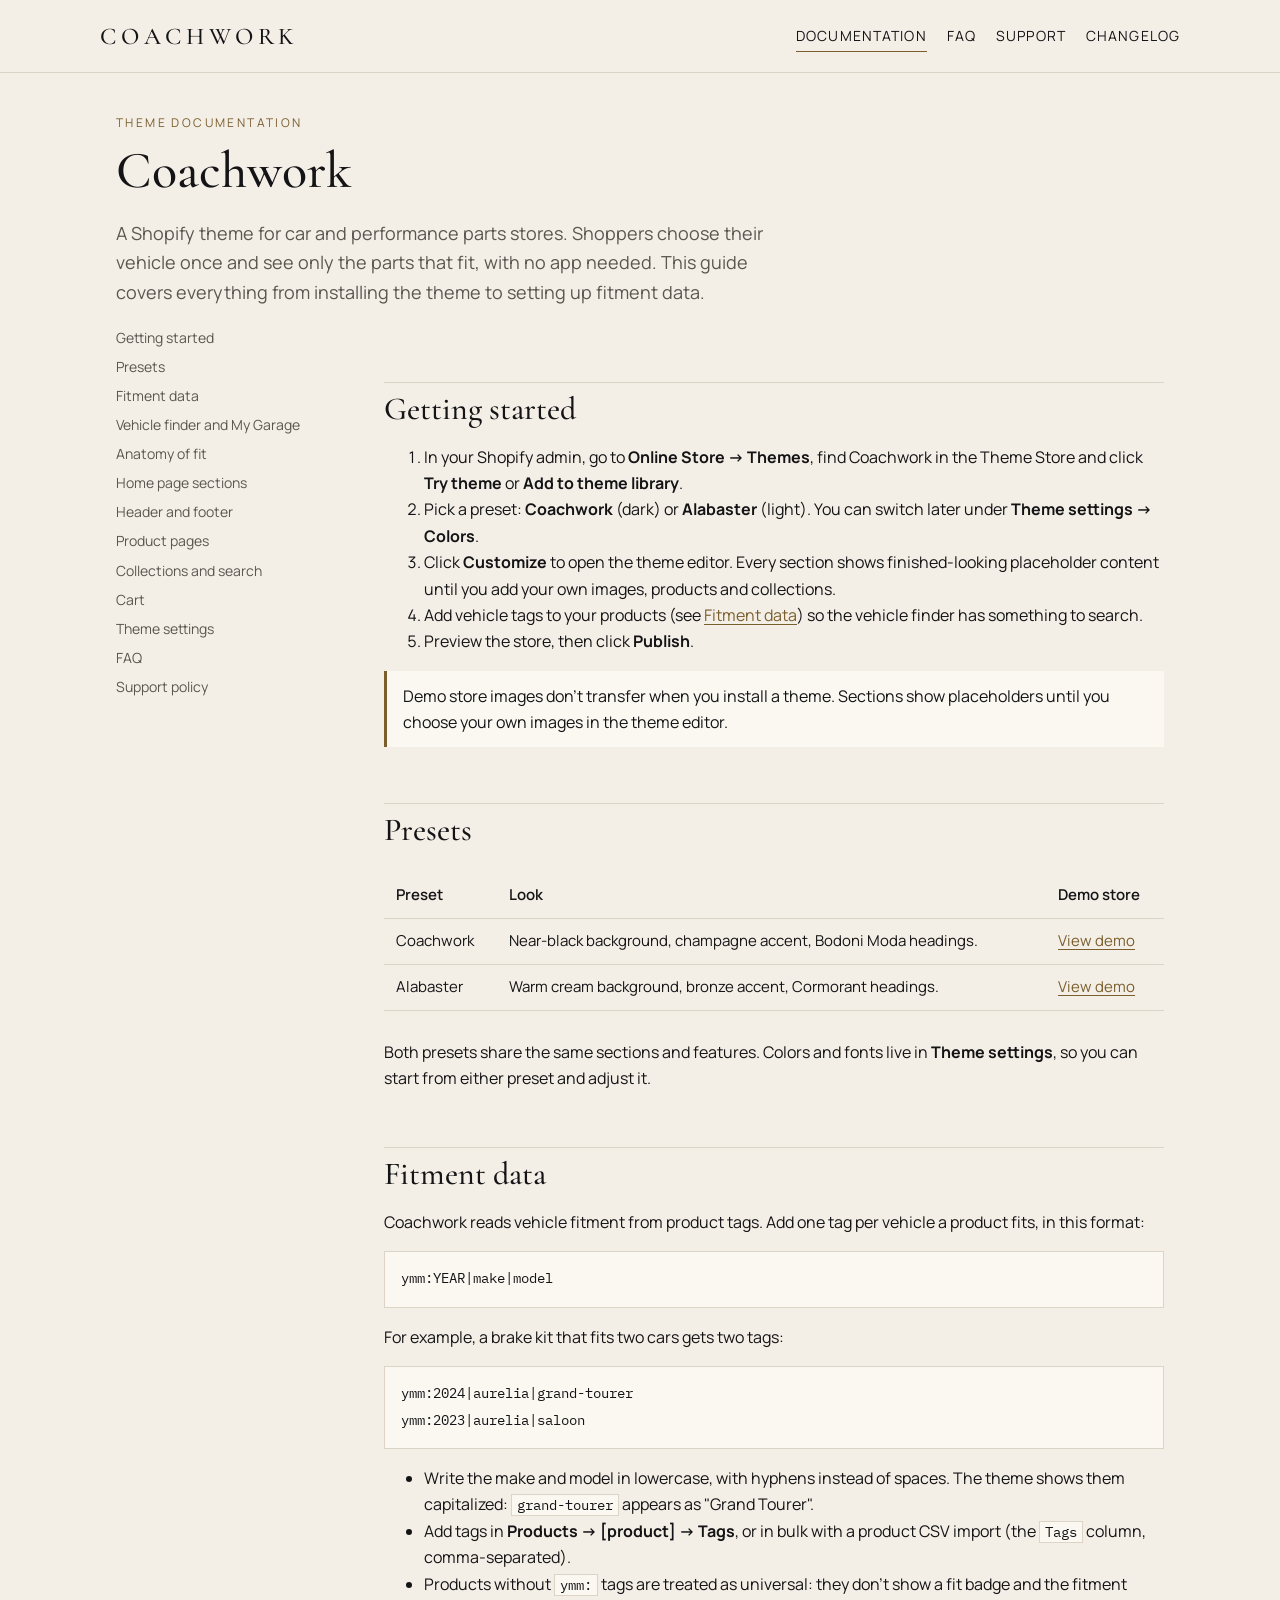
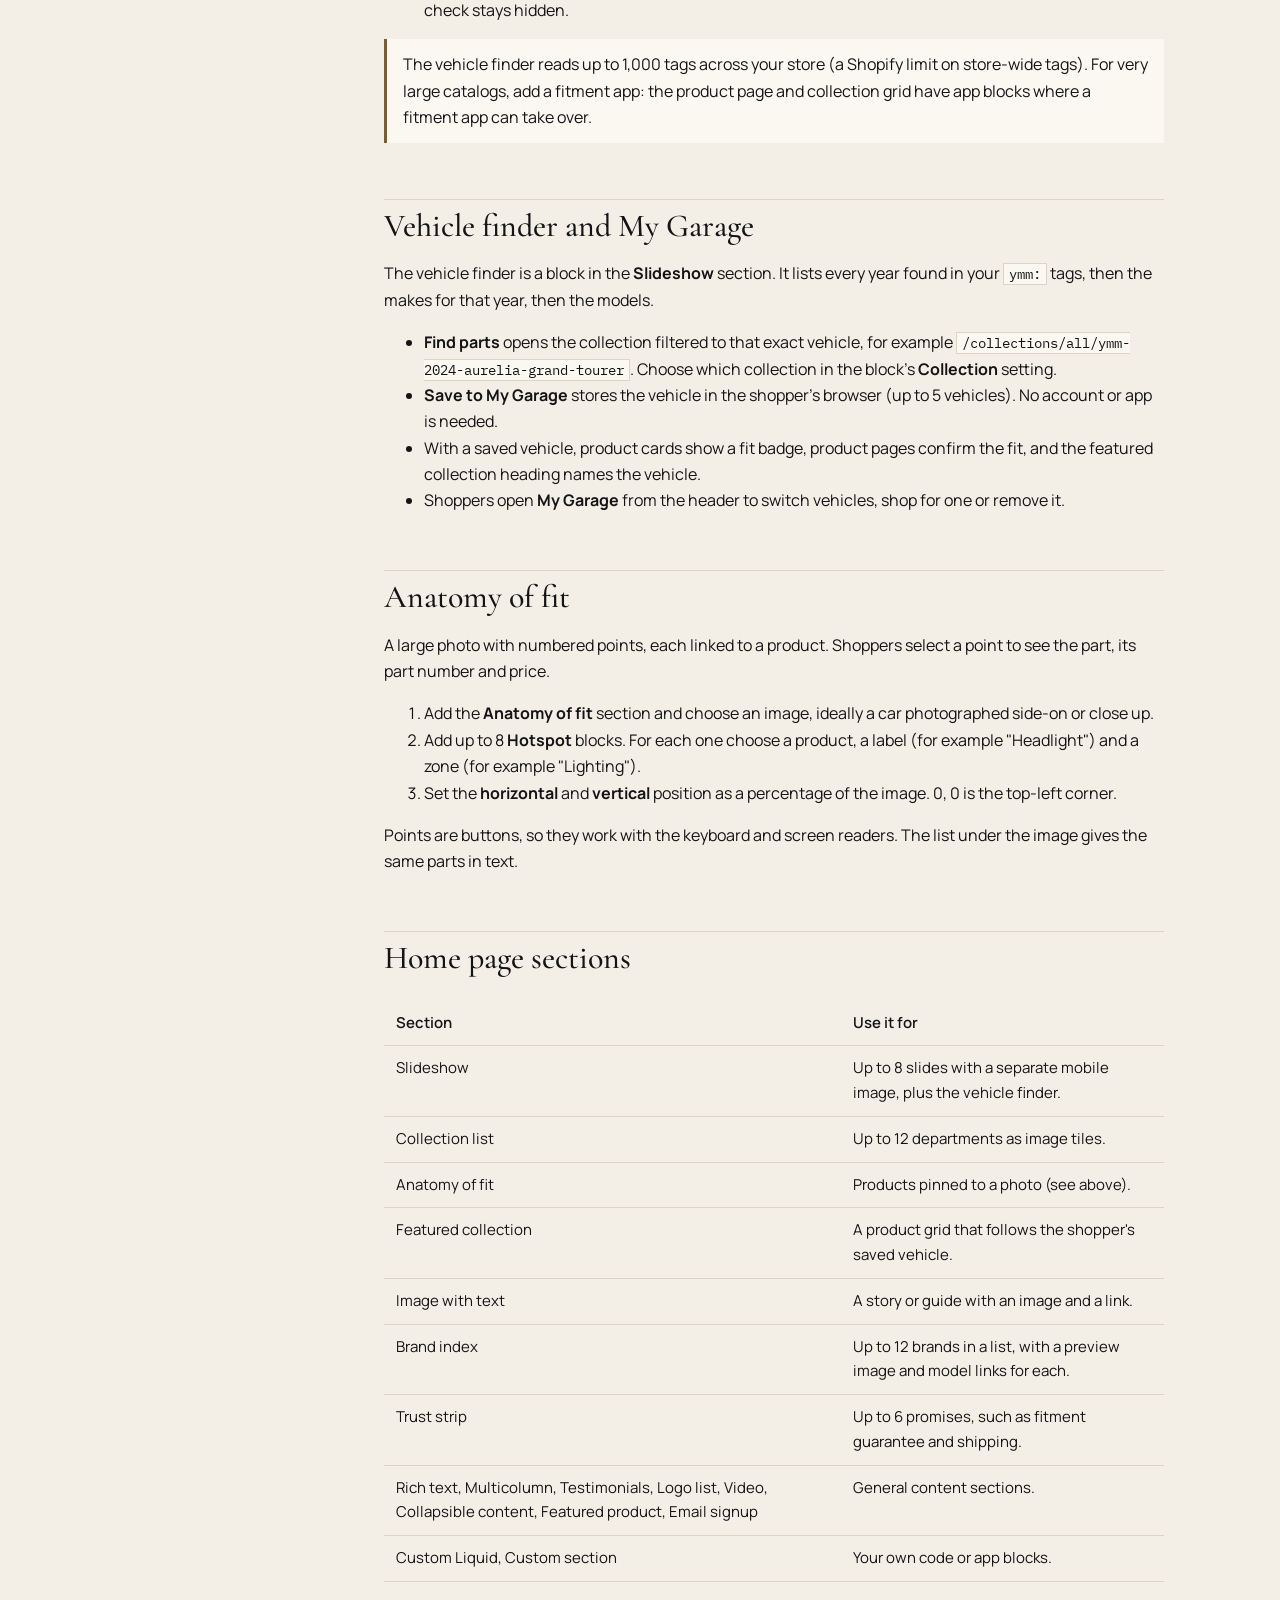
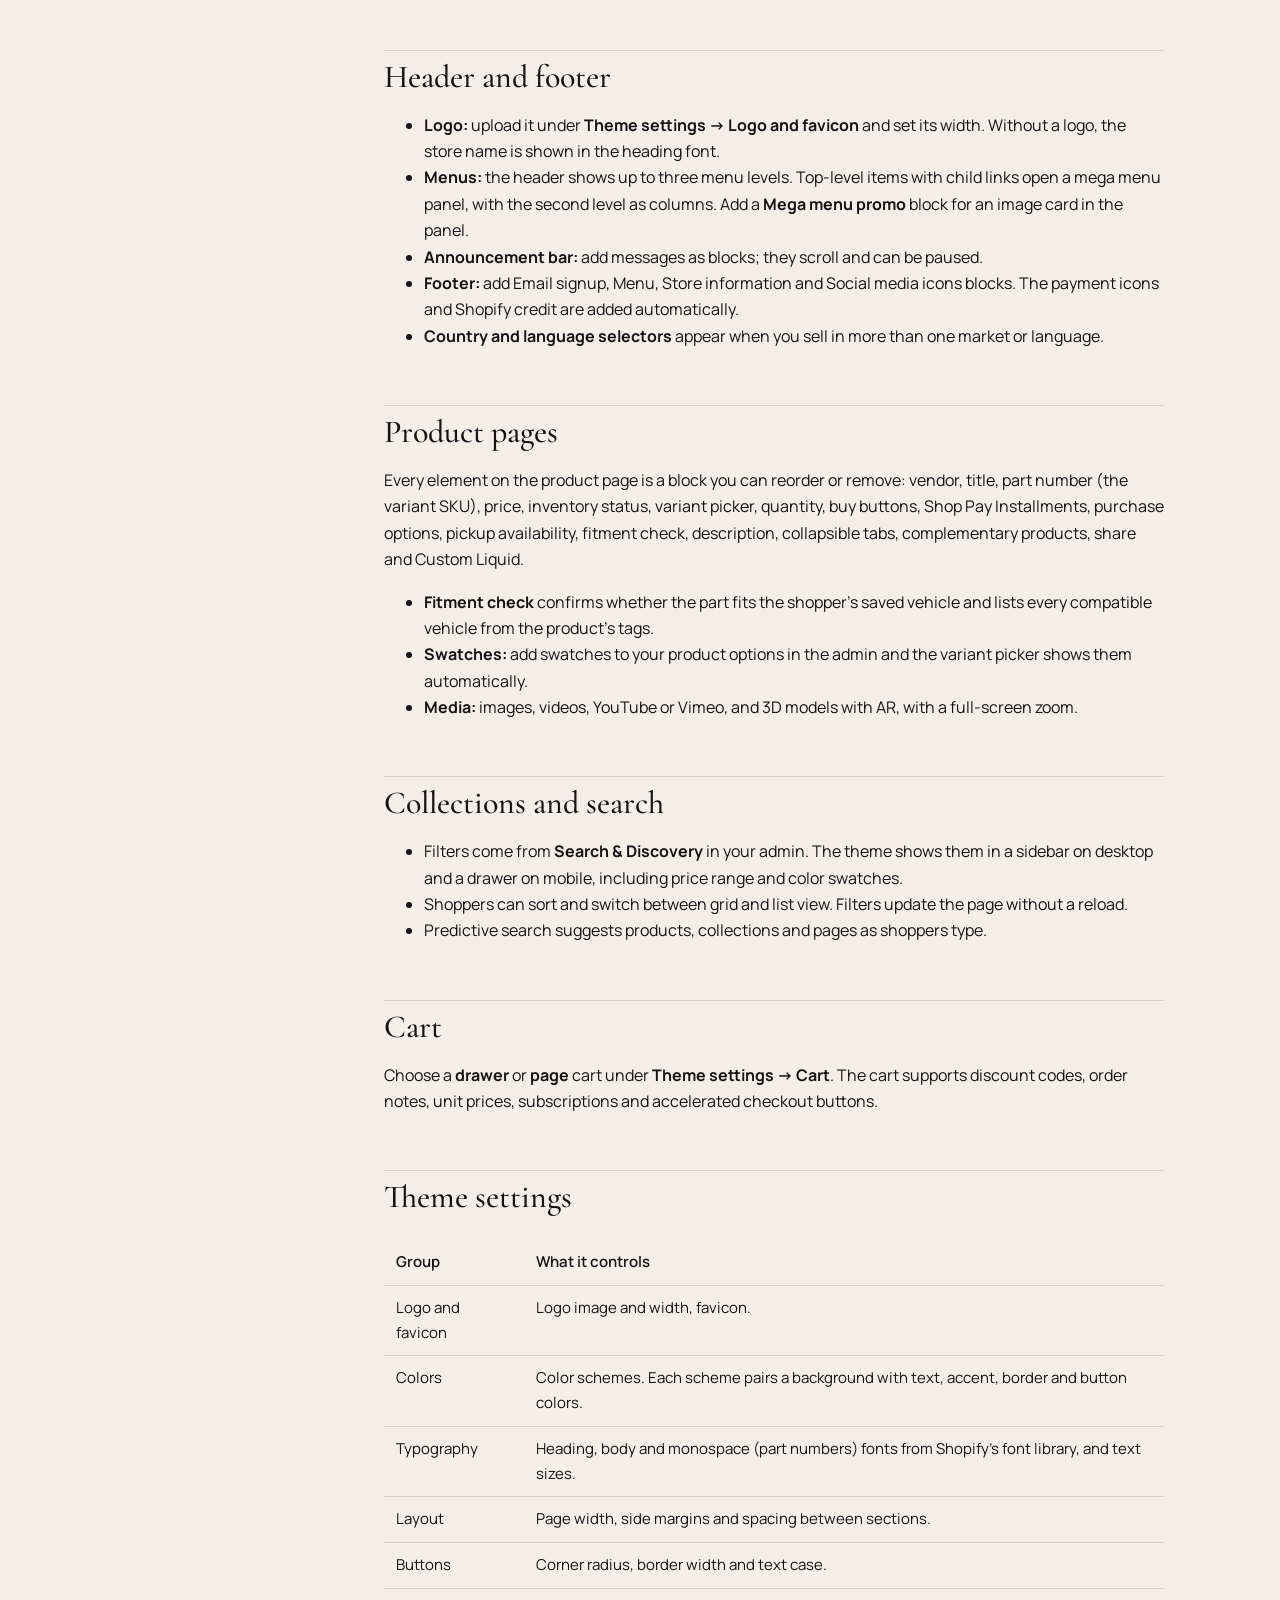
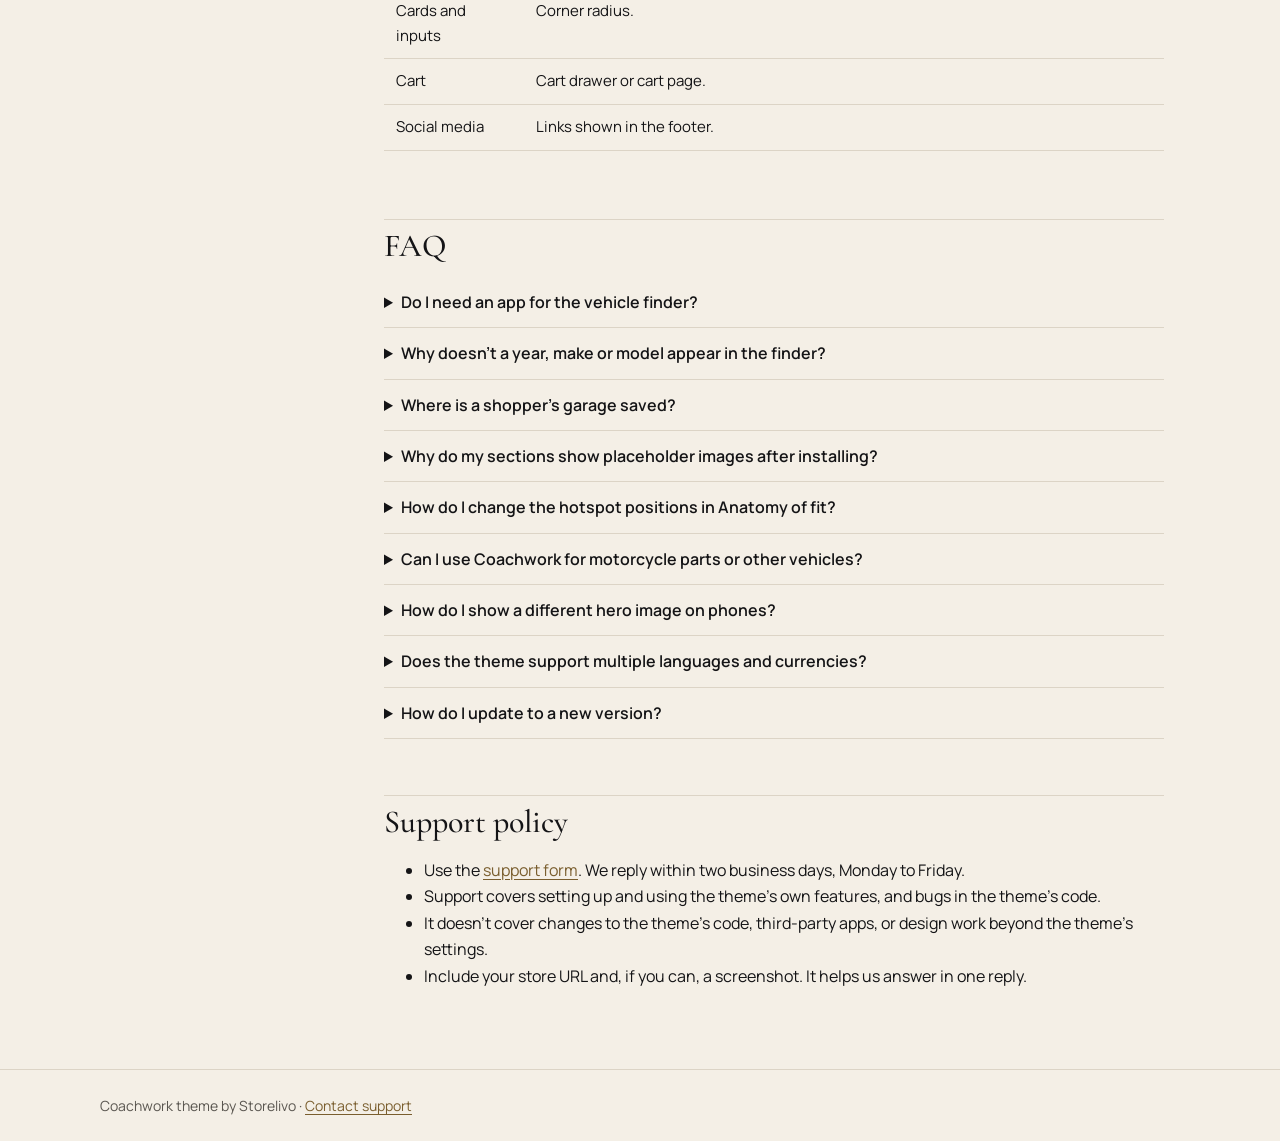
<file: index.html>
<!doctype html>
<html lang="en">
<head>
  <meta charset="utf-8">
  <meta name="viewport" content="width=device-width, initial-scale=1">
  <title>Coachwork theme documentation</title>
  <meta name="description" content="Set up the Coachwork Shopify theme: presets, vehicle finder and My Garage, Anatomy of fit, home page sections, product pages, and answers to common questions.">
  <link rel="preconnect" href="https://fonts.googleapis.com">
  <link rel="preconnect" href="https://fonts.gstatic.com" crossorigin>
  <link href="https://fonts.googleapis.com/css2?family=Cormorant+Garamond:wght@500&family=IBM+Plex+Mono&family=Manrope:wght@400;600&display=swap" rel="stylesheet">
  <link rel="stylesheet" href="style.css">
</head>
<body>
<a class="skip" href="#content">Skip to content</a>
<header class="site">
  <div class="inner">
    <a class="brand" href="./">Coachwork</a>
    <nav class="top" aria-label="Main">
      <a href="./" aria-current="page">Documentation</a>
      <a href="#faq">FAQ</a>
      <a href="support.html">Support</a>
      <a href="changelog.html">Changelog</a>
    </nav>
  </div>
</header>

<main id="content">
  <p class="eyebrow">Theme documentation</p>
  <h1>Coachwork</h1>
  <p class="lede">A Shopify theme for car and performance parts stores. Shoppers choose their vehicle once and see only the parts that fit, with no app needed. This guide covers everything from installing the theme to setting up fitment data.</p>

  <div class="layout">
    <aside class="toc" aria-label="On this page">
      <ol>
        <li><a href="#getting-started">Getting started</a></li>
        <li><a href="#presets">Presets</a></li>
        <li><a href="#fitment">Fitment data</a></li>
        <li><a href="#vehicle-finder">Vehicle finder and My Garage</a></li>
        <li><a href="#anatomy">Anatomy of fit</a></li>
        <li><a href="#home">Home page sections</a></li>
        <li><a href="#header-footer">Header and footer</a></li>
        <li><a href="#product">Product pages</a></li>
        <li><a href="#collection">Collections and search</a></li>
        <li><a href="#cart">Cart</a></li>
        <li><a href="#settings">Theme settings</a></li>
        <li><a href="#faq">FAQ</a></li>
        <li><a href="#support">Support policy</a></li>
      </ol>
    </aside>

    <div>
      <h2 id="getting-started">Getting started</h2>
      <ol>
        <li>In your Shopify admin, go to <strong>Online Store → Themes</strong>, find Coachwork in the Theme Store and click <strong>Try theme</strong> or <strong>Add to theme library</strong>.</li>
        <li>Pick a preset: <strong>Coachwork</strong> (dark) or <strong>Alabaster</strong> (light). You can switch later under <strong>Theme settings → Colors</strong>.</li>
        <li>Click <strong>Customize</strong> to open the theme editor. Every section shows finished-looking placeholder content until you add your own images, products and collections.</li>
        <li>Add vehicle tags to your products (see <a href="#fitment">Fitment data</a>) so the vehicle finder has something to search.</li>
        <li>Preview the store, then click <strong>Publish</strong>.</li>
      </ol>
      <div class="note">Demo store images don't transfer when you install a theme. Sections show placeholders until you choose your own images in the theme editor.</div>

      <h2 id="presets">Presets</h2>
      <div class="table-wrap"><table>
        <thead><tr><th>Preset</th><th>Look</th><th>Demo store</th></tr></thead>
        <tbody>
          <tr><td>Coachwork</td><td>Near-black background, champagne accent, Bodoni Moda headings.</td><td><a href="https://fcoachwork-obsidian-demo.myshopify.com">View demo</a></td></tr>
          <tr><td>Alabaster</td><td>Warm cream background, bronze accent, Cormorant headings.</td><td><a href="https://coachwork-alabaster-demo.myshopify.com">View demo</a></td></tr>
        </tbody>
      </table></div>
      <p>Both presets share the same sections and features. Colors and fonts live in <strong>Theme settings</strong>, so you can start from either preset and adjust it.</p>

      <h2 id="fitment">Fitment data</h2>
      <p>Coachwork reads vehicle fitment from product tags. Add one tag per vehicle a product fits, in this format:</p>
      <pre><code>ymm:YEAR|make|model</code></pre>
      <p>For example, a brake kit that fits two cars gets two tags:</p>
      <pre><code>ymm:2024|aurelia|grand-tourer
ymm:2023|aurelia|saloon</code></pre>
      <ul>
        <li>Write the make and model in lowercase, with hyphens instead of spaces. The theme shows them capitalized: <code>grand-tourer</code> appears as "Grand Tourer".</li>
        <li>Add tags in <strong>Products → [product] → Tags</strong>, or in bulk with a product CSV import (the <code>Tags</code> column, comma-separated).</li>
        <li>Products without <code>ymm:</code> tags are treated as universal: they don't show a fit badge and the fitment check stays hidden.</li>
      </ul>
      <div class="note">The vehicle finder reads up to 1,000 tags across your store (a Shopify limit on store-wide tags). For very large catalogs, add a fitment app: the product page and collection grid have app blocks where a fitment app can take over.</div>

      <h2 id="vehicle-finder">Vehicle finder and My Garage</h2>
      <p>The vehicle finder is a block in the <strong>Slideshow</strong> section. It lists every year found in your <code>ymm:</code> tags, then the makes for that year, then the models.</p>
      <ul>
        <li><strong>Find parts</strong> opens the collection filtered to that exact vehicle, for example <code>/collections/all/ymm-2024-aurelia-grand-tourer</code>. Choose which collection in the block's <strong>Collection</strong> setting.</li>
        <li><strong>Save to My Garage</strong> stores the vehicle in the shopper's browser (up to 5 vehicles). No account or app is needed.</li>
        <li>With a saved vehicle, product cards show a fit badge, product pages confirm the fit, and the featured collection heading names the vehicle.</li>
        <li>Shoppers open <strong>My Garage</strong> from the header to switch vehicles, shop for one or remove it.</li>
      </ul>

      <h2 id="anatomy">Anatomy of fit</h2>
      <p>A large photo with numbered points, each linked to a product. Shoppers select a point to see the part, its part number and price.</p>
      <ol>
        <li>Add the <strong>Anatomy of fit</strong> section and choose an image, ideally a car photographed side-on or close up.</li>
        <li>Add up to 8 <strong>Hotspot</strong> blocks. For each one choose a product, a label (for example "Headlight") and a zone (for example "Lighting").</li>
        <li>Set the <strong>horizontal</strong> and <strong>vertical</strong> position as a percentage of the image. 0, 0 is the top-left corner.</li>
      </ol>
      <p>Points are buttons, so they work with the keyboard and screen readers. The list under the image gives the same parts in text.</p>

      <h2 id="home">Home page sections</h2>
      <div class="table-wrap"><table>
        <thead><tr><th>Section</th><th>Use it for</th></tr></thead>
        <tbody>
          <tr><td>Slideshow</td><td>Up to 8 slides with a separate mobile image, plus the vehicle finder.</td></tr>
          <tr><td>Collection list</td><td>Up to 12 departments as image tiles.</td></tr>
          <tr><td>Anatomy of fit</td><td>Products pinned to a photo (see above).</td></tr>
          <tr><td>Featured collection</td><td>A product grid that follows the shopper's saved vehicle.</td></tr>
          <tr><td>Image with text</td><td>A story or guide with an image and a link.</td></tr>
          <tr><td>Brand index</td><td>Up to 12 brands in a list, with a preview image and model links for each.</td></tr>
          <tr><td>Trust strip</td><td>Up to 6 promises, such as fitment guarantee and shipping.</td></tr>
          <tr><td>Rich text, Multicolumn, Testimonials, Logo list, Video, Collapsible content, Featured product, Email signup</td><td>General content sections.</td></tr>
          <tr><td>Custom Liquid, Custom section</td><td>Your own code or app blocks.</td></tr>
        </tbody>
      </table></div>

      <h2 id="header-footer">Header and footer</h2>
      <ul>
        <li><strong>Logo:</strong> upload it under <strong>Theme settings → Logo and favicon</strong> and set its width. Without a logo, the store name is shown in the heading font.</li>
        <li><strong>Menus:</strong> the header shows up to three menu levels. Top-level items with child links open a mega menu panel, with the second level as columns. Add a <strong>Mega menu promo</strong> block for an image card in the panel.</li>
        <li><strong>Announcement bar:</strong> add messages as blocks; they scroll and can be paused.</li>
        <li><strong>Footer:</strong> add Email signup, Menu, Store information and Social media icons blocks. The payment icons and Shopify credit are added automatically.</li>
        <li><strong>Country and language selectors</strong> appear when you sell in more than one market or language.</li>
      </ul>

      <h2 id="product">Product pages</h2>
      <p>Every element on the product page is a block you can reorder or remove: vendor, title, part number (the variant SKU), price, inventory status, variant picker, quantity, buy buttons, Shop Pay Installments, purchase options, pickup availability, fitment check, description, collapsible tabs, complementary products, share and Custom Liquid.</p>
      <ul>
        <li><strong>Fitment check</strong> confirms whether the part fits the shopper's saved vehicle and lists every compatible vehicle from the product's tags.</li>
        <li><strong>Swatches:</strong> add swatches to your product options in the admin and the variant picker shows them automatically.</li>
        <li><strong>Media:</strong> images, videos, YouTube or Vimeo, and 3D models with AR, with a full-screen zoom.</li>
      </ul>

      <h2 id="collection">Collections and search</h2>
      <ul>
        <li>Filters come from <strong>Search &amp; Discovery</strong> in your admin. The theme shows them in a sidebar on desktop and a drawer on mobile, including price range and color swatches.</li>
        <li>Shoppers can sort and switch between grid and list view. Filters update the page without a reload.</li>
        <li>Predictive search suggests products, collections and pages as shoppers type.</li>
      </ul>

      <h2 id="cart">Cart</h2>
      <p>Choose a <strong>drawer</strong> or <strong>page</strong> cart under <strong>Theme settings → Cart</strong>. The cart supports discount codes, order notes, unit prices, subscriptions and accelerated checkout buttons.</p>

      <h2 id="settings">Theme settings</h2>
      <div class="table-wrap"><table>
        <thead><tr><th>Group</th><th>What it controls</th></tr></thead>
        <tbody>
          <tr><td>Logo and favicon</td><td>Logo image and width, favicon.</td></tr>
          <tr><td>Colors</td><td>Color schemes. Each scheme pairs a background with text, accent, border and button colors.</td></tr>
          <tr><td>Typography</td><td>Heading, body and monospace (part numbers) fonts from Shopify's font library, and text sizes.</td></tr>
          <tr><td>Layout</td><td>Page width, side margins and spacing between sections.</td></tr>
          <tr><td>Buttons</td><td>Corner radius, border width and text case.</td></tr>
          <tr><td>Cards and inputs</td><td>Corner radius.</td></tr>
          <tr><td>Cart</td><td>Cart drawer or cart page.</td></tr>
          <tr><td>Social media</td><td>Links shown in the footer.</td></tr>
        </tbody>
      </table></div>

      <h2 id="faq">FAQ</h2>
      <details>
        <summary>Do I need an app for the vehicle finder?</summary>
        <p>No. The finder, My Garage, fit badges and the fitment check all read your products' <code>ymm:</code> tags. For catalogs with more than 1,000 vehicle tags, a fitment app can plug into the theme's app blocks.</p>
      </details>
      <details>
        <summary>Why doesn't a year, make or model appear in the finder?</summary>
        <ul>
          <li>Check the tag format: <code>ymm:2024|aurelia|grand-tourer</code>, with no spaces.</li>
          <li>The product must be active and available on the Online Store.</li>
          <li>The finder reads the first 1,000 tags in your store. If you have more, remove unused tags or use a fitment app.</li>
        </ul>
      </details>
      <details>
        <summary>Where is a shopper's garage saved?</summary>
        <p>In their browser. It stays on that device and isn't linked to a customer account, so no personal data is stored.</p>
      </details>
      <details>
        <summary>Why do my sections show placeholder images after installing?</summary>
        <p>Demo store images don't transfer with the theme. Choose your own images in each section in the theme editor.</p>
      </details>
      <details>
        <summary>How do I change the hotspot positions in Anatomy of fit?</summary>
        <p>Open the hotspot block and change its horizontal and vertical position, as percentages of the image. The editor preview updates as you move the sliders.</p>
      </details>
      <details>
        <summary>Can I use Coachwork for motorcycle parts or other vehicles?</summary>
        <p>Yes. The tags work for any vehicle with a year, make and model. Change the copy and images to suit your store.</p>
      </details>
      <details>
        <summary>How do I show a different hero image on phones?</summary>
        <p>Each slide has a <strong>Mobile image</strong> setting. Phones download only the mobile image.</p>
      </details>
      <details>
        <summary>Does the theme support multiple languages and currencies?</summary>
        <p>Yes. Add languages and markets in your admin, and the header shows language and country selectors.</p>
      </details>
      <details>
        <summary>How do I update to a new version?</summary>
        <p>When an update is available, Shopify shows it in <strong>Online Store → Themes</strong>. Updating creates a copy with your settings carried over. See the <a href="changelog.html">changelog</a> for what changed.</p>
      </details>

      <h2 id="support">Support policy</h2>
      <ul>
        <li>Use the <a href="support.html">support form</a>. We reply within two business days, Monday to Friday.</li>
        <li>Support covers setting up and using the theme's own features, and bugs in the theme's code.</li>
        <li>It doesn't cover changes to the theme's code, third-party apps, or design work beyond the theme's settings.</li>
        <li>Include your store URL and, if you can, a screenshot. It helps us answer in one reply.</li>
      </ul>
    </div>
  </div>
</main>

<footer class="site">
  <div class="inner">Coachwork theme by Storelivo · <a href="support.html">Contact support</a></div>
</footer>
</body>
</html>
</file>
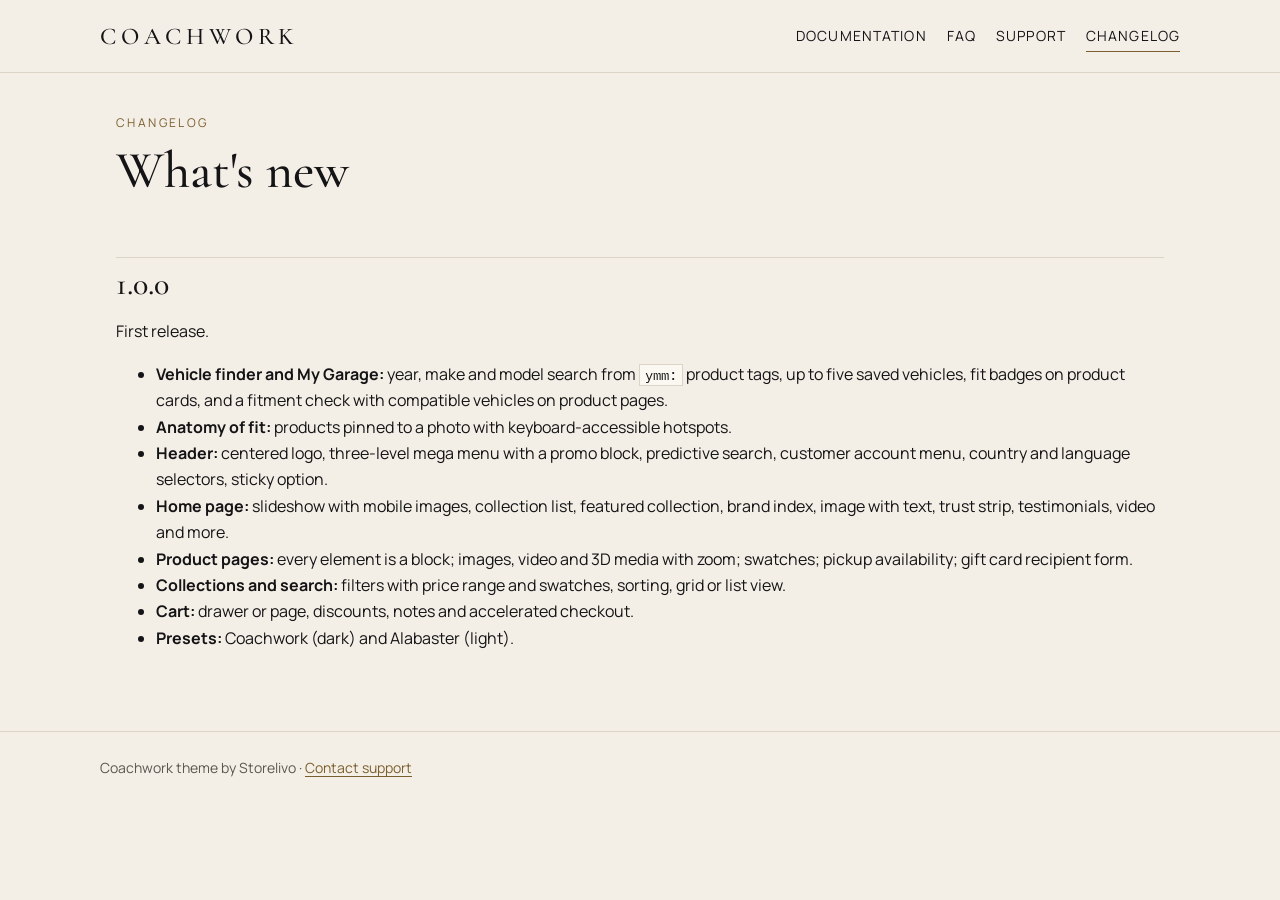
<file: changelog.html>
<!doctype html>
<html lang="en">
<head>
  <meta charset="utf-8">
  <meta name="viewport" content="width=device-width, initial-scale=1">
  <title>Coachwork changelog</title>
  <meta name="description" content="Release notes for the Coachwork Shopify theme.">
  <link rel="preconnect" href="https://fonts.googleapis.com">
  <link rel="preconnect" href="https://fonts.gstatic.com" crossorigin>
  <link href="https://fonts.googleapis.com/css2?family=Cormorant+Garamond:wght@500&family=IBM+Plex+Mono&family=Manrope:wght@400;600&display=swap" rel="stylesheet">
  <link rel="stylesheet" href="style.css">
</head>
<body>
<a class="skip" href="#content">Skip to content</a>
<header class="site">
  <div class="inner">
    <a class="brand" href="./">Coachwork</a>
    <nav class="top" aria-label="Main">
      <a href="./">Documentation</a>
      <a href="./#faq">FAQ</a>
      <a href="support.html">Support</a>
      <a href="changelog.html" aria-current="page">Changelog</a>
    </nav>
  </div>
</header>

<main id="content">
  <p class="eyebrow">Changelog</p>
  <h1>What's new</h1>
  <h2 id="1-0-0">1.0.0</h2>
  <p>First release.</p>
  <ul>
    <li><strong>Vehicle finder and My Garage:</strong> year, make and model search from <code>ymm:</code> product tags, up to five saved vehicles, fit badges on product cards, and a fitment check with compatible vehicles on product pages.</li>
    <li><strong>Anatomy of fit:</strong> products pinned to a photo with keyboard-accessible hotspots.</li>
    <li><strong>Header:</strong> centered logo, three-level mega menu with a promo block, predictive search, customer account menu, country and language selectors, sticky option.</li>
    <li><strong>Home page:</strong> slideshow with mobile images, collection list, featured collection, brand index, image with text, trust strip, testimonials, video and more.</li>
    <li><strong>Product pages:</strong> every element is a block; images, video and 3D media with zoom; swatches; pickup availability; gift card recipient form.</li>
    <li><strong>Collections and search:</strong> filters with price range and swatches, sorting, grid or list view.</li>
    <li><strong>Cart:</strong> drawer or page, discounts, notes and accelerated checkout.</li>
    <li><strong>Presets:</strong> Coachwork (dark) and Alabaster (light).</li>
  </ul>
</main>

<footer class="site">
  <div class="inner">Coachwork theme by Storelivo · <a href="support.html">Contact support</a></div>
</footer>
</body>
</html>
</file>
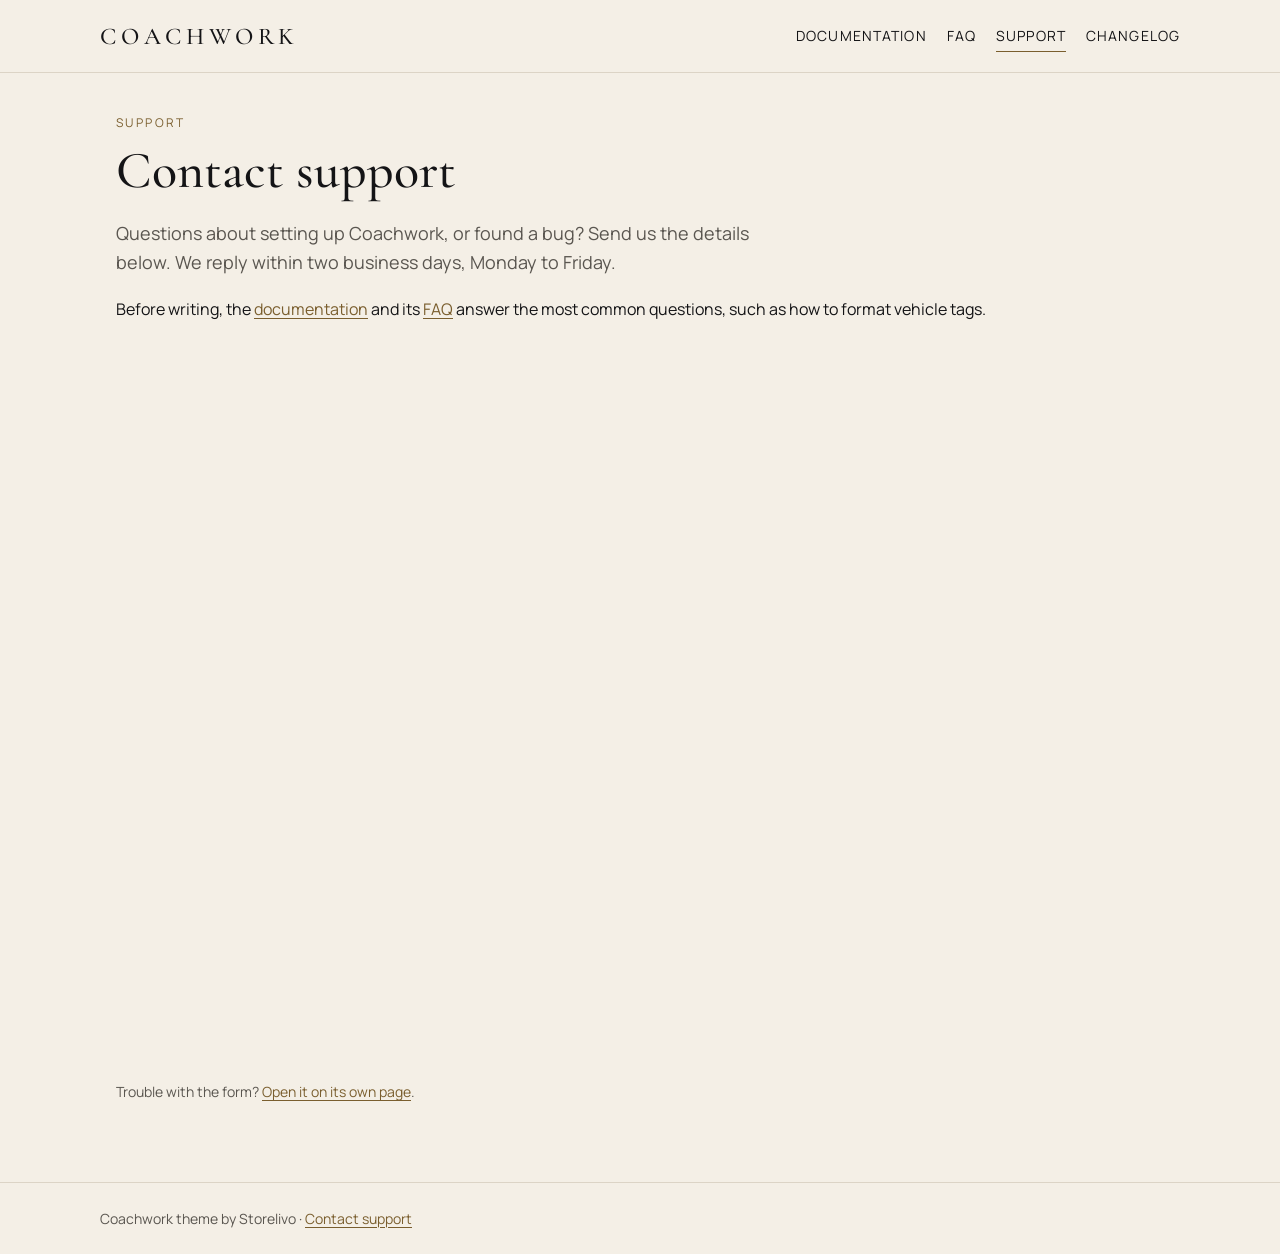
<file: support.html>
<!doctype html>
<html lang="en">
<head>
  <meta charset="utf-8">
  <meta name="viewport" content="width=device-width, initial-scale=1">
  <title>Coachwork support</title>
  <meta name="description" content="Contact Coachwork theme support. We reply within two business days.">
  <link rel="preconnect" href="https://fonts.googleapis.com">
  <link rel="preconnect" href="https://fonts.gstatic.com" crossorigin>
  <link href="https://fonts.googleapis.com/css2?family=Cormorant+Garamond:wght@500&family=IBM+Plex+Mono&family=Manrope:wght@400;600&display=swap" rel="stylesheet">
  <link rel="stylesheet" href="style.css">
</head>
<body>
<a class="skip" href="#content">Skip to content</a>
<header class="site">
  <div class="inner">
    <a class="brand" href="./">Coachwork</a>
    <nav class="top" aria-label="Main">
      <a href="./">Documentation</a>
      <a href="./#faq">FAQ</a>
      <a href="support.html" aria-current="page">Support</a>
      <a href="changelog.html">Changelog</a>
    </nav>
  </div>
</header>

<main id="content">
  <p class="eyebrow">Support</p>
  <h1>Contact support</h1>
  <p class="lede">Questions about setting up Coachwork, or found a bug? Send us the details below. We reply within two business days, Monday to Friday.</p>
  <p>Before writing, the <a href="./">documentation</a> and its <a href="./#faq">FAQ</a> answer the most common questions, such as how to format vehicle tags.</p>

  <div class="support-form">
    <iframe data-tally-src="https://tally.so/embed/Kppr6z?alignLeft=1&amp;hideTitle=1&amp;transparentBackground=1&amp;dynamicHeight=1" loading="lazy" width="100%" height="720" title="Coachwork support request form"></iframe>
    <noscript><p><a href="https://tally.so/r/Kppr6z">Open the support form</a></p></noscript>
  </div>
  <p class="hint-line">Trouble with the form? <a href="https://tally.so/r/Kppr6z">Open it on its own page</a>.</p>
  <script>
    // Tally's embed script sizes the form to its content; without it, the iframe loads at a fixed height.
    (function () {
      var src = 'https://tally.so/widgets/embed.js';
      function load() {
        if (typeof Tally !== 'undefined') Tally.loadEmbeds();
        else document.querySelectorAll('iframe[data-tally-src]:not([src])').forEach(function (f) { f.src = f.dataset.tallySrc; });
      }
      var s = document.createElement('script');
      s.src = src; s.onload = load; s.onerror = load;
      document.body.appendChild(s);
    })();
  </script>
</main>

<footer class="site">
  <div class="inner">Coachwork theme by Storelivo · <a href="support.html">Contact support</a></div>
</footer>
</body>
</html>
</file>
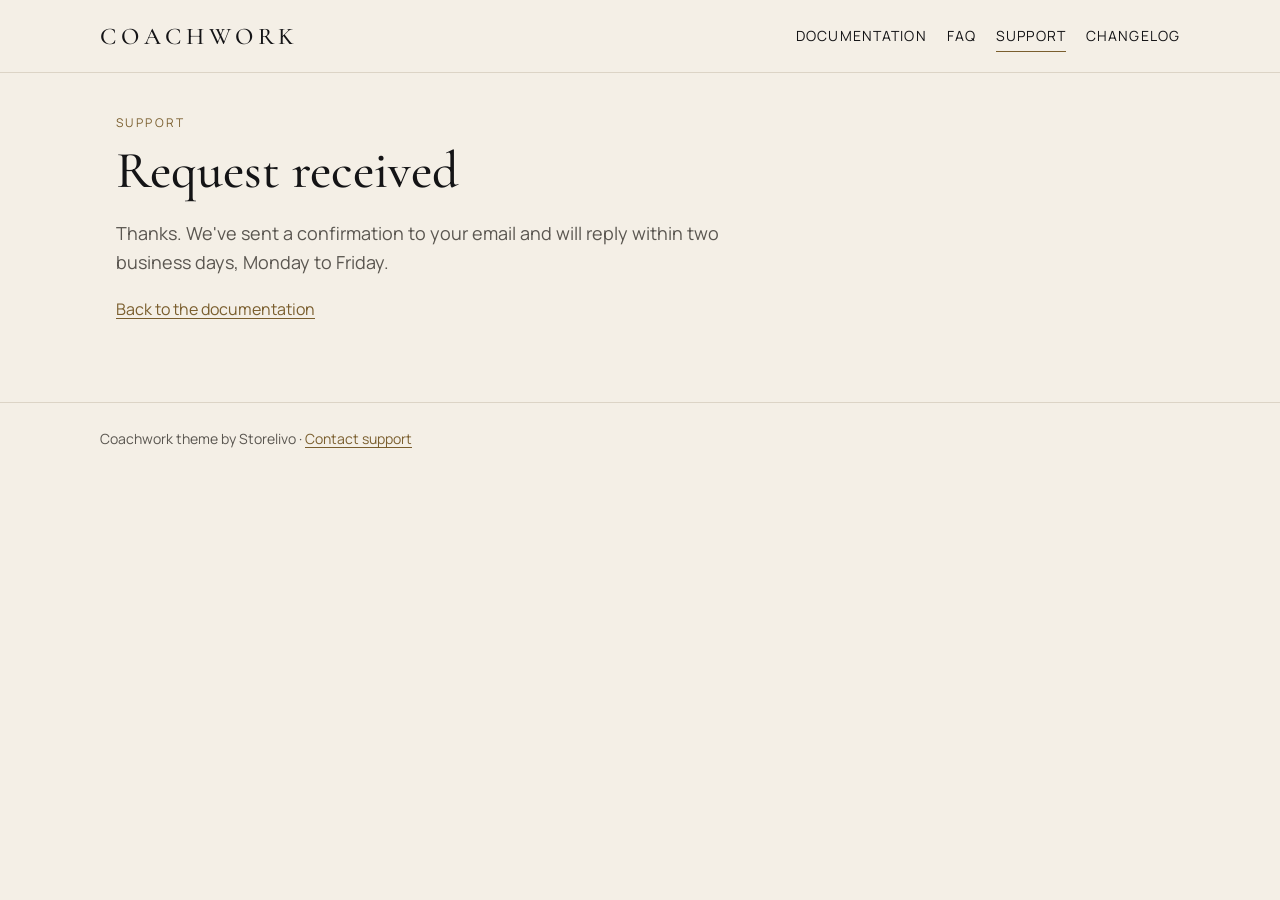
<file: thanks.html>
<!doctype html>
<html lang="en">
<head>
  <meta charset="utf-8">
  <meta name="viewport" content="width=device-width, initial-scale=1">
  <title>Request received · Coachwork support</title>
  <meta name="description" content="Your Coachwork support request was received.">
  <link rel="preconnect" href="https://fonts.googleapis.com">
  <link rel="preconnect" href="https://fonts.gstatic.com" crossorigin>
  <link href="https://fonts.googleapis.com/css2?family=Cormorant+Garamond:wght@500&family=IBM+Plex+Mono&family=Manrope:wght@400;600&display=swap" rel="stylesheet">
  <link rel="stylesheet" href="style.css">
</head>
<body>
<a class="skip" href="#content">Skip to content</a>
<header class="site">
  <div class="inner">
    <a class="brand" href="./">Coachwork</a>
    <nav class="top" aria-label="Main">
      <a href="./">Documentation</a>
      <a href="./#faq">FAQ</a>
      <a href="support.html" aria-current="page">Support</a>
      <a href="changelog.html">Changelog</a>
    </nav>
  </div>
</header>

<main id="content">
  <p class="eyebrow">Support</p>
  <h1>Request received</h1>
  <p class="lede">Thanks. We've sent a confirmation to your email and will reply within two business days, Monday to Friday.</p>
  <p><a href="./">Back to the documentation</a></p>
</main>

<footer class="site">
  <div class="inner">Coachwork theme by Storelivo · <a href="support.html">Contact support</a></div>
</footer>
</body>
</html>
</file>
<file: style.css>
:root {
  --bg: #f4efe6;
  --surface: #fbf8f2;
  --ink: #141416;
  --muted: #5a5650;
  --accent: #7a5e2e;
  --border: #dcd4c6;
  --serif: "Cormorant Garamond", Georgia, serif;
  --sans: "Manrope", system-ui, -apple-system, sans-serif;
  --mono: "IBM Plex Mono", ui-monospace, monospace;
}

@media (prefers-color-scheme: dark) {
  :root {
    --bg: #0a0a0b;
    --surface: #141416;
    --ink: #f4efe6;
    --muted: #b3ab9f;
    --accent: #c9a86a;
    --border: #2a2a2e;
  }
}

* { box-sizing: border-box; }

body {
  margin: 0;
  background: var(--bg);
  color: var(--ink);
  font: 16px/1.65 var(--sans);
}

a { color: var(--accent); text-underline-offset: 0.2em; }
a:focus-visible, button:focus-visible, input:focus-visible, textarea:focus-visible, summary:focus-visible {
  outline: 2px solid var(--accent);
  outline-offset: 2px;
}

.skip { position: absolute; left: -999px; }
.skip:focus { left: 16px; top: 16px; background: var(--surface); padding: 8px 12px; }

header.site {
  border-bottom: 1px solid var(--border);
  padding: 20px 16px;
}
header.site .inner, main, footer.site .inner { max-width: 1080px; margin: 0 auto; }
header.site .inner { display: flex; flex-wrap: wrap; gap: 12px 24px; align-items: center; justify-content: space-between; }
.brand { font: 500 1.5rem var(--serif); letter-spacing: 0.2em; text-transform: uppercase; color: var(--ink); text-decoration: none; }
nav.top { display: flex; gap: 20px; flex-wrap: wrap; }
nav.top a { color: var(--ink); text-decoration: none; font-size: 0.875rem; letter-spacing: 0.08em; text-transform: uppercase; padding: 4px 0; }
nav.top a[aria-current="page"] { border-bottom: 1px solid var(--accent); }

main { padding: 40px 16px 64px; }
.layout { display: grid; grid-template-columns: 220px minmax(0, 1fr); gap: 48px; }
@media (max-width: 800px) { .layout { grid-template-columns: 1fr; gap: 24px; } }

aside.toc { position: sticky; top: 24px; align-self: start; font-size: 0.875rem; }
aside.toc ol { list-style: none; margin: 0; padding: 0; display: grid; gap: 6px; }
aside.toc a { color: var(--muted); text-decoration: none; }
aside.toc a:hover { color: var(--ink); }
@media (max-width: 800px) { aside.toc { position: static; border: 1px solid var(--border); padding: 16px; background: var(--surface); } }

h1, h2, h3 { font-family: var(--serif); font-weight: 500; line-height: 1.15; }
h1 { font-size: clamp(2.25rem, 5vw, 3.25rem); margin: 0 0 12px; }
h2 { font-size: 2rem; margin: 56px 0 12px; padding-top: 8px; border-top: 1px solid var(--border); }
h3 { font-size: 1.375rem; margin: 28px 0 8px; }
.lede { color: var(--muted); font-size: 1.125rem; max-width: 60ch; }
.eyebrow { color: var(--accent); font-size: 0.75rem; letter-spacing: 0.2em; text-transform: uppercase; margin: 0 0 8px; }

code, kbd { font-family: var(--mono); font-size: 0.875em; background: var(--surface); border: 1px solid var(--border); padding: 1px 5px; }
pre { background: var(--surface); border: 1px solid var(--border); padding: 14px 16px; overflow-x: auto; }
pre code { border: 0; padding: 0; background: none; }

table { width: 100%; border-collapse: collapse; font-size: 0.9375rem; margin: 12px 0; }
th, td { text-align: left; vertical-align: top; padding: 10px 12px; border-bottom: 1px solid var(--border); }
th { font-weight: 600; }
.table-wrap { overflow-x: auto; }

.note { border-left: 3px solid var(--accent); background: var(--surface); padding: 12px 16px; margin: 16px 0; }

details { border-bottom: 1px solid var(--border); padding: 12px 0; }
summary { cursor: pointer; font-weight: 600; min-height: 24px; }
details p, details ul { margin: 8px 0 0; }

form.support { display: grid; gap: 18px; max-width: 640px; margin-top: 24px; }
form.support label { display: grid; gap: 6px; font-weight: 600; font-size: 0.9375rem; }
form.support .hint { font-weight: 400; color: var(--muted); font-size: 0.8125rem; }
form.support input, form.support textarea {
  font: inherit; color: var(--ink); background: var(--surface);
  border: 1px solid var(--border); padding: 12px 14px; min-height: 44px; width: 100%;
}
form.support textarea { min-height: 180px; resize: vertical; }
form.support button {
  justify-self: start; font: 600 0.875rem var(--sans); letter-spacing: 0.12em; text-transform: uppercase;
  background: var(--ink); color: var(--bg); border: 0; padding: 14px 28px; min-height: 44px; cursor: pointer;
}

footer.site { border-top: 1px solid var(--border); padding: 24px 16px; color: var(--muted); font-size: 0.875rem; }

.support-form { max-width: 680px; margin-top: 24px; }
.support-form iframe { display: block; width: 100%; border: 0; }
.hint-line { color: var(--muted); font-size: 0.875rem; }
</file>
